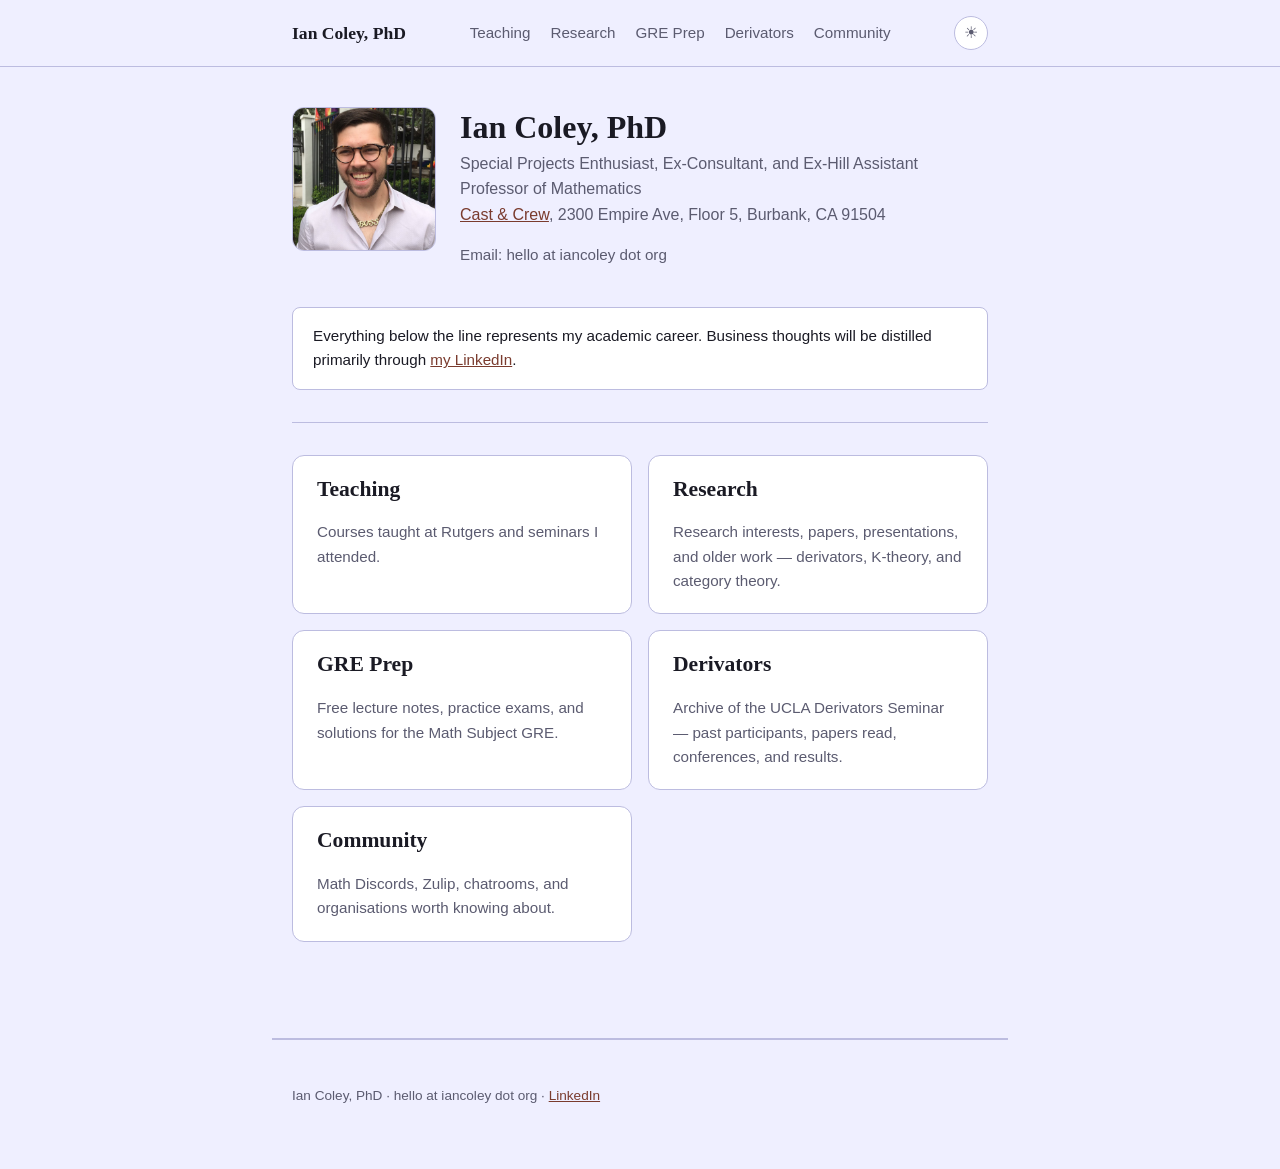
<file: index.html>
<!doctype html>
<html lang="en">
<head>
<meta charset="utf-8">
<meta name="viewport" content="width=device-width, initial-scale=1">
<title>Ian Coley</title>
<meta name="author" content="Ian Coley">

<link rel="stylesheet" href="css/style.css?v=1787190725225">
<script>
(function () {
  try {
    var saved = localStorage.getItem("theme");
    if (saved === "light" || saved === "dark") {
      document.documentElement.dataset.theme = saved;
    }
  } catch (e) {}
})();
</script>
</head>
<body>
<a class="skip-link" href="#main">Skip to content</a>
<header class="site-header">
  <nav class="site-nav">
    <a class="brand" href="index.html">Ian Coley, PhD</a>
    <div class="nav-links">
      <a href="teaching.html">Teaching</a>
      <a href="research.html">Research</a>
      <a href="greprep.html">GRE Prep</a>
      <a href="derivators.html">Derivators</a>
      <a href="community.html">Community</a>
    </div>
    <button type="button" class="theme-toggle" id="theme-toggle" aria-label="Toggle dark mode">
      <span class="icon-light" aria-hidden="true">&#9728;</span>
      <span class="icon-dark" aria-hidden="true">&#9789;</span>
    </button>
  </nav>
</header>
<main id="main">
<div class="profile">
  <img src="me.jpg" alt="Ian Coley" width="200" height="200" class="profile-photo">
  <div class="profile-text">
    <h1>Ian Coley, PhD</h1>
    <p class="tagline">Special Projects Enthusiast, Ex-Consultant, and Ex-Hill Assistant Professor of Mathematics<br>
    <a href="https://www.castandcrew.com/">Cast &amp; Crew</a>, 2300 Empire Ave, Floor 5, Burbank, CA 91504</p>
    <p class="contact">Email: hello at iancoley dot org</p>
  </div>
</div>

<p class="callout">Everything below the line represents my academic career. Business thoughts will be distilled primarily through <a href="https://www.linkedin.com/in/iacoley/">my LinkedIn</a>.</p>

<hr>

<nav class="section-cards" aria-label="Academic sections">
  <a class="section-card" href="teaching.html">
    <h2>Teaching</h2>
    <p>Courses taught at Rutgers and seminars I attended.</p>
  </a>
  <a class="section-card" href="research.html">
    <h2>Research</h2>
    <p>Research interests, papers, presentations, and older work &mdash; derivators, K-theory, and category theory.</p>
  </a>
  <a class="section-card" href="greprep.html">
    <h2>GRE Prep</h2>
    <p>Free lecture notes, practice exams, and solutions for the Math Subject GRE.</p>
  </a>
  <a class="section-card" href="derivators.html">
    <h2>Derivators</h2>
    <p>Archive of the UCLA Derivators Seminar &mdash; past participants, papers read, conferences, and results.</p>
  </a>
  <a class="section-card" href="community.html">
    <h2>Community</h2>
    <p>Math Discords, Zulip, chatrooms, and organisations worth knowing about.</p>
  </a>
</nav>

</main>
<footer class="site-footer">
  <p>Ian Coley, PhD &middot; hello at iancoley dot org &middot; <a href="https://www.linkedin.com/in/iacoley/">LinkedIn</a></p>
</footer>
<script>
(function () {
  var root = document.documentElement;
  var btn = document.getElementById("theme-toggle");
  var prefersDark = window.matchMedia("(prefers-color-scheme: dark)");

  function currentTheme() {
    return root.dataset.theme || (prefersDark.matches ? "dark" : "light");
  }

  btn.addEventListener("click", function () {
    var next = currentTheme() === "dark" ? "light" : "dark";
    root.dataset.theme = next;
    try { localStorage.setItem("theme", next); } catch (e) {}
  });
})();
</script>
</body>
</html>
</file>
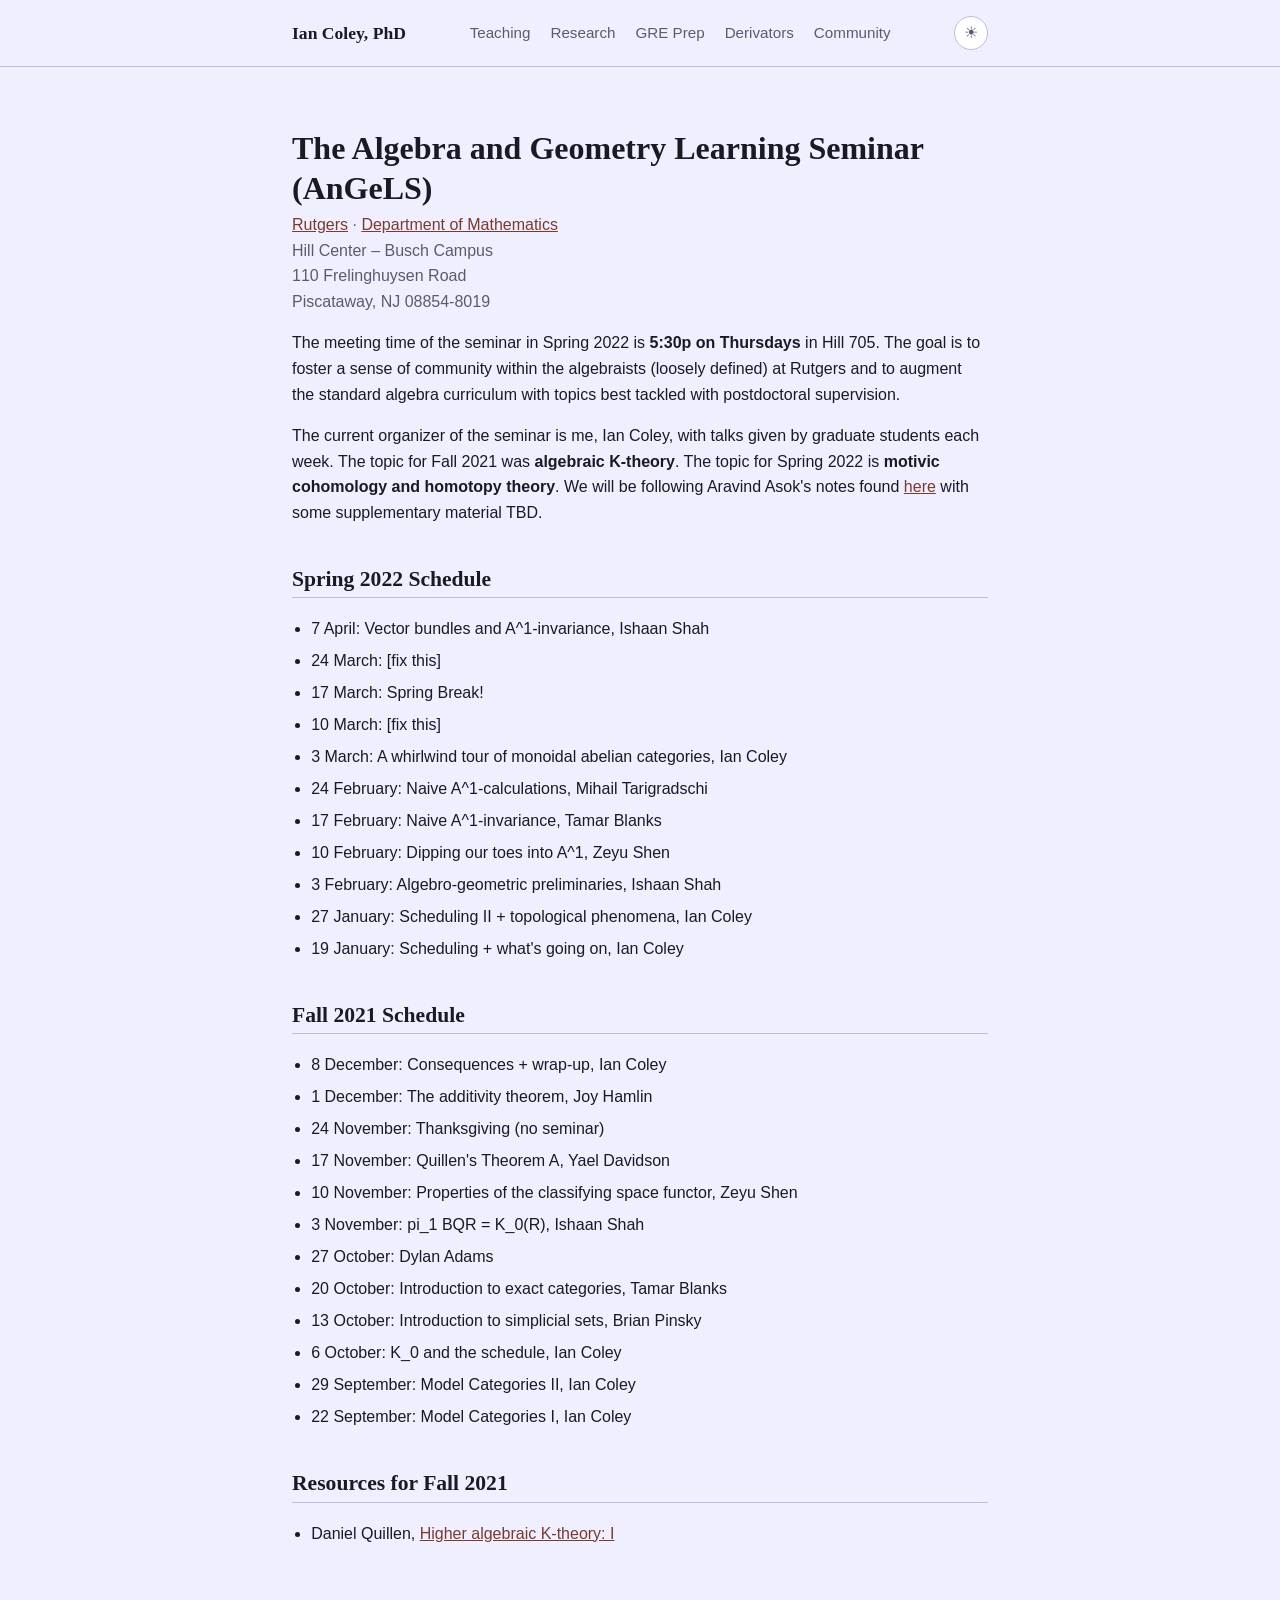
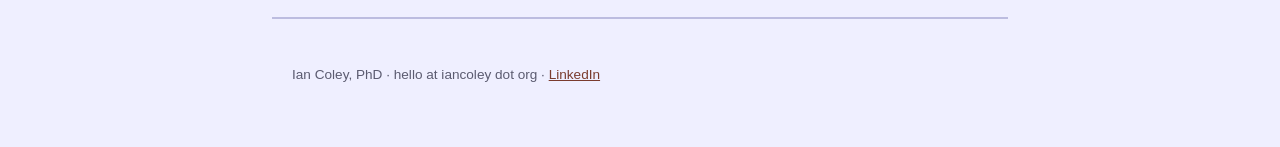
<file: angels.html>
<!doctype html>
<html lang="en">
<head>
<meta charset="utf-8">
<meta name="viewport" content="width=device-width, initial-scale=1">
<title>The Algebra and Geometry Learning Seminar (AnGeLS) · Ian Coley</title>
<meta name="author" content="Ian Coley">

<link rel="stylesheet" href="css/style.css?v=1787190725225">
<script>
(function () {
  try {
    var saved = localStorage.getItem("theme");
    if (saved === "light" || saved === "dark") {
      document.documentElement.dataset.theme = saved;
    }
  } catch (e) {}
})();
</script>
</head>
<body>
<a class="skip-link" href="#main">Skip to content</a>
<header class="site-header">
  <nav class="site-nav">
    <a class="brand" href="index.html">Ian Coley, PhD</a>
    <div class="nav-links">
      <a href="teaching.html">Teaching</a>
      <a href="research.html">Research</a>
      <a href="greprep.html">GRE Prep</a>
      <a href="derivators.html">Derivators</a>
      <a href="community.html">Community</a>
    </div>
    <button type="button" class="theme-toggle" id="theme-toggle" aria-label="Toggle dark mode">
      <span class="icon-light" aria-hidden="true">&#9728;</span>
      <span class="icon-dark" aria-hidden="true">&#9789;</span>
    </button>
  </nav>
</header>
<main id="main">
<h1>The Algebra and Geometry Learning Seminar (AnGeLS)</h1>
<p class="tagline"><a href="https://www.rutgers.edu/">Rutgers</a> &middot; <a href="https://www.math.rutgers.edu/">Department of Mathematics</a><br>
Hill Center &ndash; Busch Campus<br>110 Frelinghuysen Road<br>Piscataway, NJ 08854-8019</p>

<p>The meeting time of the seminar in Spring 2022 is <strong>5:30p on Thursdays</strong> in Hill 705. The goal is to foster a sense of community within the algebraists (loosely defined) at Rutgers and to augment the standard algebra curriculum with topics best tackled with postdoctoral supervision.</p>

<p>The current organizer of the seminar is me, Ian Coley, with talks given by graduate students each week. The topic for Fall 2021 was <strong>algebraic K-theory</strong>. The topic for Spring 2022 is <strong>motivic cohomology and homotopy theory</strong>. We will be following Aravind Asok's notes found <a href="https://dornsife.usc.edu/assets/sites/1176/docs/PDF/MATH599.S16.pdf">here</a> with some supplementary material TBD.</p>

<section>
  <h2>Spring 2022 Schedule</h2>
  <ul class="item-list">
    <li>7 April: Vector bundles and A^1-invariance, Ishaan Shah</li>
    <li>24 March: [fix this]</li>
    <li>17 March: Spring Break!</li>
    <li>10 March: [fix this]</li>
    <li>3 March: A whirlwind tour of monoidal abelian categories, Ian Coley</li>
    <li>24 February: Naive A^1-calculations, Mihail Tarigradschi</li>
    <li>17 February: Naive A^1-invariance, Tamar Blanks</li>
    <li>10 February: Dipping our toes into A^1, Zeyu Shen</li>
    <li>3 February: Algebro-geometric preliminaries, Ishaan Shah</li>
    <li>27 January: Scheduling II + topological phenomena, Ian Coley</li>
    <li>19 January: Scheduling + what's going on, Ian Coley</li>
  </ul>
</section>

<section>
  <h2>Fall 2021 Schedule</h2>
  <ul class="item-list">
    <li>8 December: Consequences + wrap-up, Ian Coley</li>
    <li>1 December: The additivity theorem, Joy Hamlin</li>
    <li>24 November: Thanksgiving (no seminar)</li>
    <li>17 November: Quillen's Theorem A, Yael Davidson</li>
    <li>10 November: Properties of the classifying space functor, Zeyu Shen</li>
    <li>3 November: pi_1 BQR = K_0(R), Ishaan Shah</li>
    <li>27 October: Dylan Adams</li>
    <li>20 October: Introduction to exact categories, Tamar Blanks</li>
    <li>13 October: Introduction to simplicial sets, Brian Pinsky</li>
    <li>6 October: K_0 and the schedule, Ian Coley</li>
    <li>29 September: Model Categories II, Ian Coley</li>
    <li>22 September: Model Categories I, Ian Coley</li>
  </ul>
</section>

<section>
  <h2>Resources for Fall 2021</h2>
  <ul class="item-list">
    <li>Daniel Quillen, <a href="http://sma.epfl.ch/~hessbell/topo_alg/Quillen.pdf">Higher algebraic K-theory: I</a></li>
  </ul>
</section>

</main>
<footer class="site-footer">
  <p>Ian Coley, PhD &middot; hello at iancoley dot org &middot; <a href="https://www.linkedin.com/in/iacoley/">LinkedIn</a></p>
</footer>
<script>
(function () {
  var root = document.documentElement;
  var btn = document.getElementById("theme-toggle");
  var prefersDark = window.matchMedia("(prefers-color-scheme: dark)");

  function currentTheme() {
    return root.dataset.theme || (prefersDark.matches ? "dark" : "light");
  }

  btn.addEventListener("click", function () {
    var next = currentTheme() === "dark" ? "light" : "dark";
    root.dataset.theme = next;
    try { localStorage.setItem("theme", next); } catch (e) {}
  });
})();
</script>
</body>
</html>
</file>
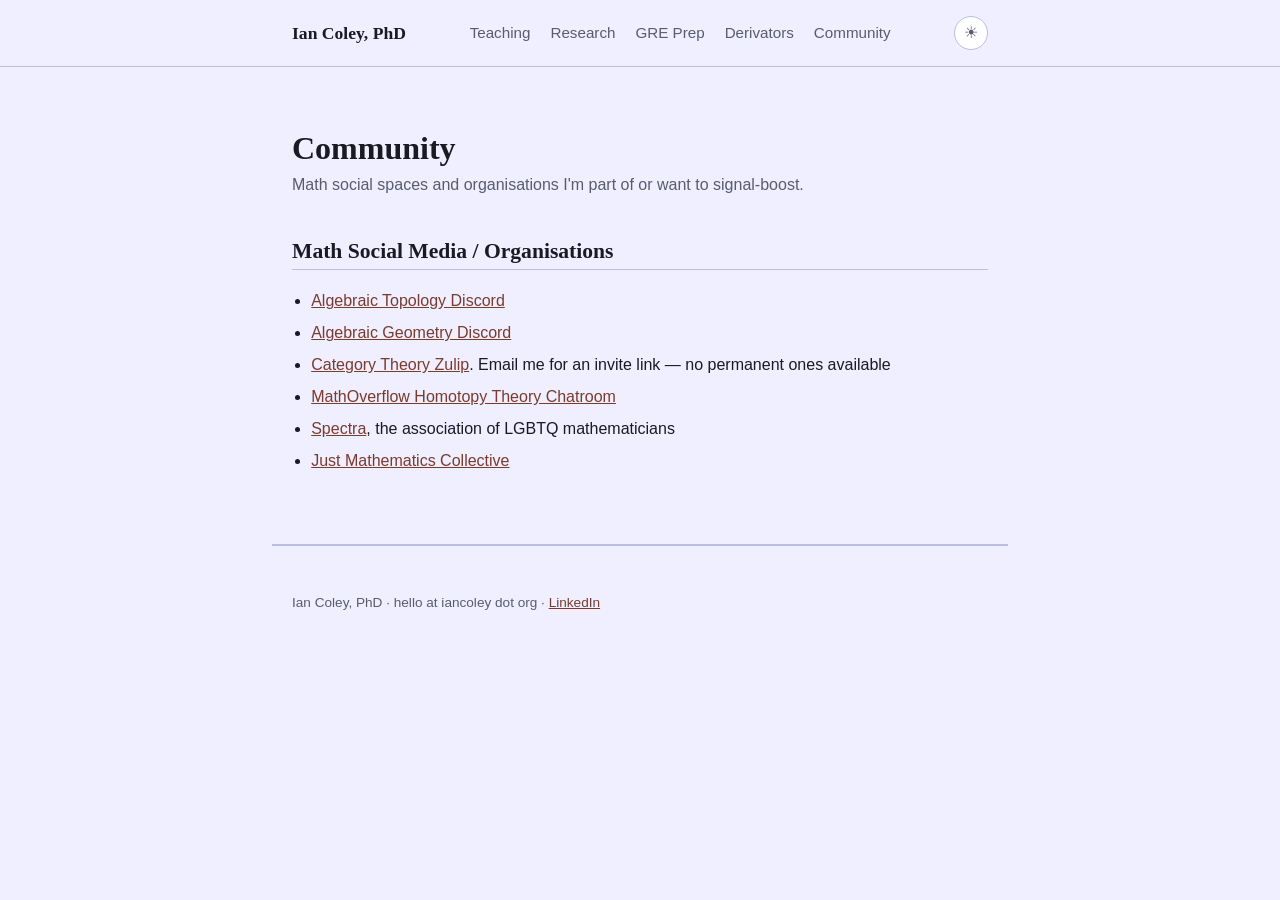
<file: community.html>
<!doctype html>
<html lang="en">
<head>
<meta charset="utf-8">
<meta name="viewport" content="width=device-width, initial-scale=1">
<title>Community · Ian Coley</title>
<meta name="author" content="Ian Coley">

<link rel="stylesheet" href="css/style.css?v=1787190725225">
<script>
(function () {
  try {
    var saved = localStorage.getItem("theme");
    if (saved === "light" || saved === "dark") {
      document.documentElement.dataset.theme = saved;
    }
  } catch (e) {}
})();
</script>
</head>
<body>
<a class="skip-link" href="#main">Skip to content</a>
<header class="site-header">
  <nav class="site-nav">
    <a class="brand" href="index.html">Ian Coley, PhD</a>
    <div class="nav-links">
      <a href="teaching.html">Teaching</a>
      <a href="research.html">Research</a>
      <a href="greprep.html">GRE Prep</a>
      <a href="derivators.html">Derivators</a>
      <a href="community.html">Community</a>
    </div>
    <button type="button" class="theme-toggle" id="theme-toggle" aria-label="Toggle dark mode">
      <span class="icon-light" aria-hidden="true">&#9728;</span>
      <span class="icon-dark" aria-hidden="true">&#9789;</span>
    </button>
  </nav>
</header>
<main id="main">
<h1>Community</h1>
<p class="tagline">Math social spaces and organisations I'm part of or want to signal-boost.</p>

<section id="social">
  <h2>Math Social Media / Organisations</h2>
  <ul class="item-list">
    <li><a href="https://discord.gg/2XGcvScpwp">Algebraic Topology Discord</a></li>
    <li><a href="https://discord.gg/v2Ud8uvxCf">Algebraic Geometry Discord</a></li>
    <li><a href="https://categorytheory.zulipchat.com">Category Theory Zulip</a>. Email me for an invite link &mdash; no permanent ones available</li>
    <li><a href="https://chat.stackexchange.com/rooms/9417/homotopy-theory">MathOverflow Homotopy Theory Chatroom</a></li>
    <li><a href="http://lgbtmath.org/">Spectra</a>, the association of LGBTQ mathematicians</li>
    <li><a href="https://www.justmathematicscollective.net/">Just Mathematics Collective</a></li>
  </ul>
</section>

</main>
<footer class="site-footer">
  <p>Ian Coley, PhD &middot; hello at iancoley dot org &middot; <a href="https://www.linkedin.com/in/iacoley/">LinkedIn</a></p>
</footer>
<script>
(function () {
  var root = document.documentElement;
  var btn = document.getElementById("theme-toggle");
  var prefersDark = window.matchMedia("(prefers-color-scheme: dark)");

  function currentTheme() {
    return root.dataset.theme || (prefersDark.matches ? "dark" : "light");
  }

  btn.addEventListener("click", function () {
    var next = currentTheme() === "dark" ? "light" : "dark";
    root.dataset.theme = next;
    try { localStorage.setItem("theme", next); } catch (e) {}
  });
})();
</script>
</body>
</html>
</file>
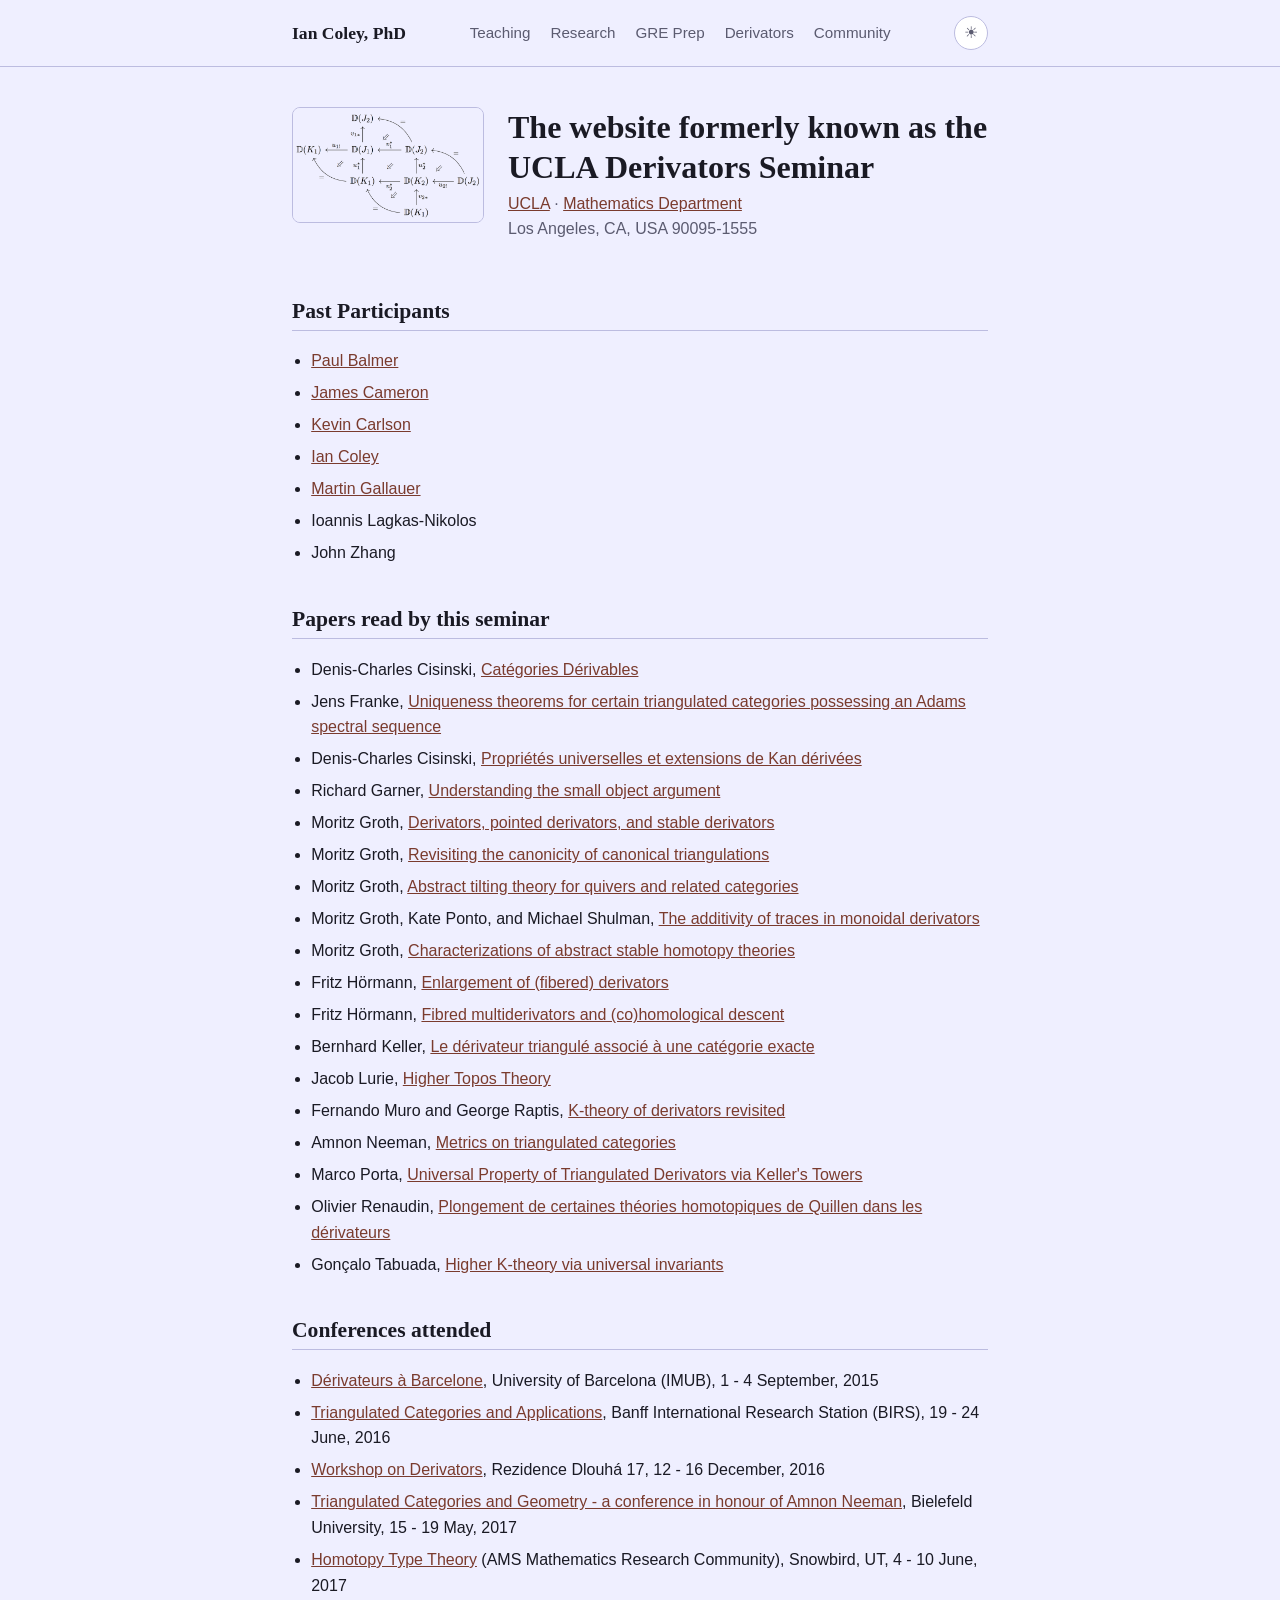
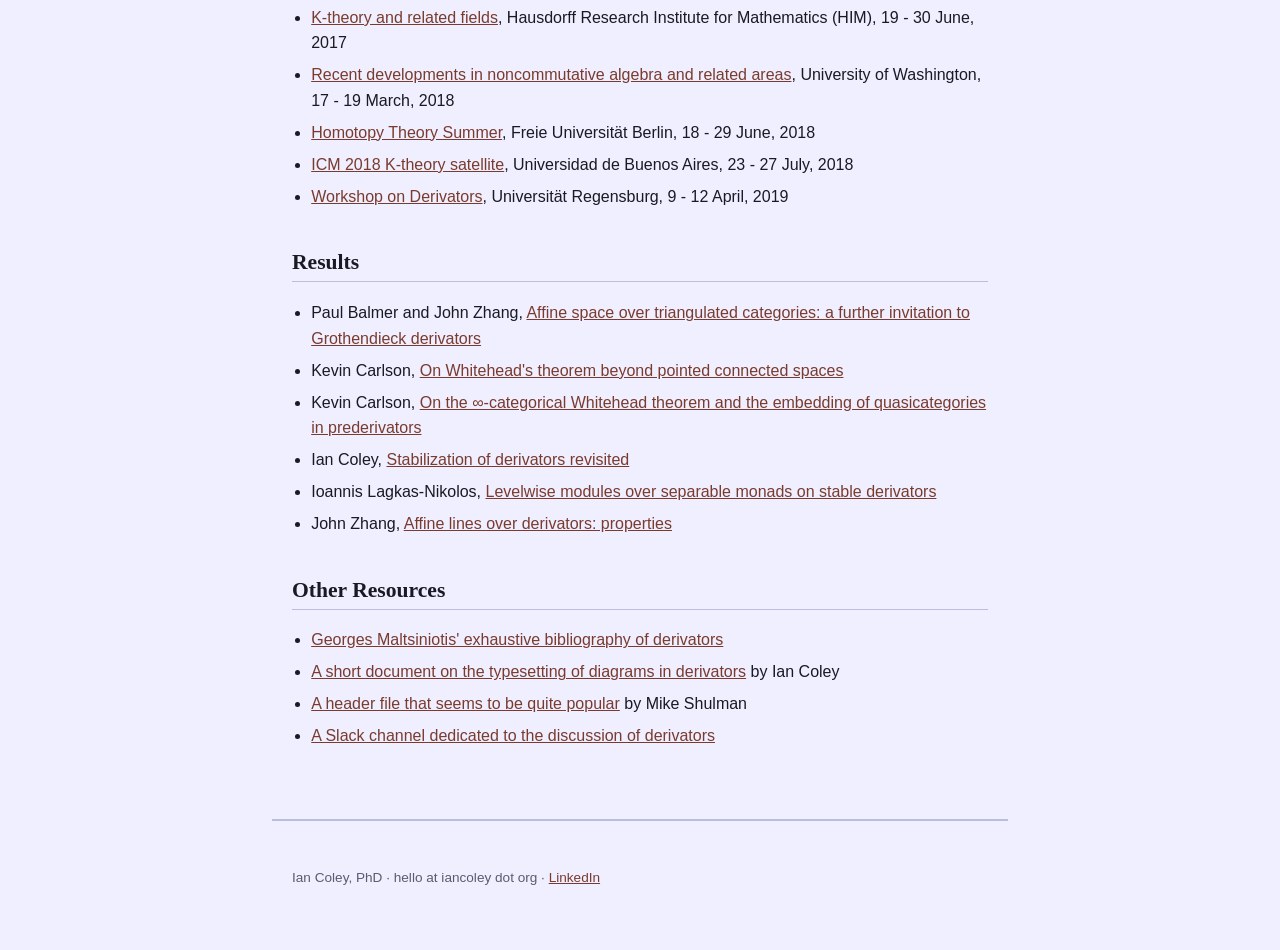
<file: derivators.html>
<!doctype html>
<html lang="en">
<head>
<meta charset="utf-8">
<meta name="viewport" content="width=device-width, initial-scale=1">
<title>Resources for derivators · Ian Coley</title>
<meta name="author" content="Ian Coley">

<link rel="stylesheet" href="css/style.css?v=1787190725225">
<script>
(function () {
  try {
    var saved = localStorage.getItem("theme");
    if (saved === "light" || saved === "dark") {
      document.documentElement.dataset.theme = saved;
    }
  } catch (e) {}
})();
</script>
</head>
<body>
<a class="skip-link" href="#main">Skip to content</a>
<header class="site-header">
  <nav class="site-nav">
    <a class="brand" href="index.html">Ian Coley, PhD</a>
    <div class="nav-links">
      <a href="teaching.html">Teaching</a>
      <a href="research.html">Research</a>
      <a href="greprep.html">GRE Prep</a>
      <a href="derivators.html">Derivators</a>
      <a href="community.html">Community</a>
    </div>
    <button type="button" class="theme-toggle" id="theme-toggle" aria-label="Toggle dark mode">
      <span class="icon-light" aria-hidden="true">&#9728;</span>
      <span class="icon-dark" aria-hidden="true">&#9789;</span>
    </button>
  </nav>
</header>
<main id="main">
<div class="profile">
  <img src="calculusofmates.png" alt="The calculus of mates" class="aside-image">
  <div class="profile-text">
    <h1>The website formerly known as the UCLA Derivators Seminar</h1>
    <p class="tagline"><a href="http://www.ucla.edu/">UCLA</a> &middot; <a href="http://www.math.ucla.edu/">Mathematics Department</a><br>Los Angeles, CA, USA 90095-1555</p>
  </div>
</div>

<section>
  <h2>Past Participants</h2>
  <ul class="item-list">
    <li><a href="http://www.math.ucla.edu/~balmer">Paul Balmer</a></li>
    <li><a href="http://www.math.ucla.edu/~jcameron/">James Cameron</a></li>
    <li><a href="http://www.math.ucla.edu/~kdcarlson/">Kevin Carlson</a></li>
    <li><a href="http://www.iancoley.org">Ian Coley</a></li>
    <li><a href="http://people.maths.ox.ac.uk/gallauer/">Martin Gallauer</a></li>
    <li>Ioannis Lagkas-Nikolos</li>
    <li>John Zhang</li>
  </ul>
</section>

<section>
  <h2>Papers read by this seminar</h2>
  <ul class="item-list">
    <li>Denis-Charles Cisinski, <a href="https://hal.inria.fr/file/index/docid/529748/filename/catder.pdf">Cat&eacute;gories D&eacute;rivables</a></li>
    <li>Jens Franke, <a href="https://faculty.math.illinois.edu/K-theory/0139/Adams.pdf">Uniqueness theorems for certain triangulated categories possessing an Adams spectral sequence</a></li>
    <li>Denis-Charles Cisinski, <a href="http://www.math.univ-toulouse.fr/~dcisinsk/puhot.pdf">Propri&eacute;t&eacute;s universelles et extensions de Kan d&eacute;riv&eacute;es</a></li>
    <li>Richard Garner, <a href="https://arxiv.org/pdf/0712.0724v2.pdf">Understanding the small object argument</a></li>
    <li>Moritz Groth, <a href="http://arxiv.org/pdf/1112.3840v2.pdf">Derivators, pointed derivators, and stable derivators</a></li>
    <li>Moritz Groth, <a href="http://arxiv.org/abs/1602.04846">Revisiting the canonicity of canonical triangulations</a></li>
    <li>Moritz Groth, <a href="http://www.math.uni-bonn.de/~mgroth/preprints/GS_tilting4.pdf">Abstract tilting theory for quivers and related categories</a></li>
    <li>Moritz Groth, Kate Ponto, and Michael Shulman, <a href="http://arxiv.org/pdf/1212.3277v3.pdf">The additivity of traces in monoidal derivators</a></li>
    <li>Moritz Groth, <a href="http://arxiv.org/abs/1602.07632">Characterizations of abstract stable homotopy theories</a></li>
    <li>Fritz H&ouml;rmann, <a href="https://arxiv.org/pdf/1706.09692.pdf">Enlargement of (fibered) derivators</a></li>
    <li>Fritz H&ouml;rmann, <a href="http://arxiv.org/abs/1505.00974">Fibred multiderivators and (co)homological descent</a></li>
    <li>Bernhard Keller, <a href="http://webusers.imj-prg.fr/~bernhard.keller/publ/KellerDerCatExacte.pdf">Le d&eacute;rivateur triangul&eacute; associ&eacute; &agrave; une cat&eacute;gorie exacte</a></li>
    <li>Jacob Lurie, <a href="http://www.math.harvard.edu/~lurie/papers/highertopoi.pdf">Higher Topos Theory</a></li>
    <li>Fernando Muro and George Raptis, <a href="http://arxiv.org/pdf/1402.1871v1.pdf">K-theory of derivators revisited</a></li>
    <li>Amnon Neeman, <a href="https://arxiv.org/pdf/1901.01453.pdf">Metrics on triangulated categories</a></li>
    <li>Marco Porta, <a href="http://arxiv.org/pdf/1512.02691.pdf">Universal Property of Triangulated Derivators via Keller's Towers</a></li>
    <li>Olivier Renaudin, <a href="ren09.pdf">Plongement de certaines th&eacute;ories homotopiques de Quillen dans les d&eacute;rivateurs</a></li>
    <li>Gon&ccedil;alo Tabuada, <a href="https://arxiv.org/pdf/0706.2420.pdf">Higher K-theory via universal invariants</a></li>
  </ul>
</section>

<section>
  <h2>Conferences attended</h2>
  <ul class="item-list">
    <li><a href="http://www.ub.edu/Derivateurs2015/">D&eacute;rivateurs &agrave; Barcelone</a>, University of Barcelona (IMUB), 1 - 4 September, 2015</li>
    <li><a href="http://www.birs.ca/events/2016/5-day-workshops/16w5040">Triangulated Categories and Applications</a>, Banff International Research Station (BIRS), 19 - 24 June, 2016</li>
    <li><a href="http://www.karlin.mff.cuni.cz/~stovicek/derivators2016/">Workshop on Derivators</a>, Rezidence Dlouh&aacute; 17, 12 - 16 December, 2016</li>
    <li><a href="https://www.math.uni-bielefeld.de/birep/meetings/neeman2017/">Triangulated Categories and Geometry - a conference in honour of Amnon Neeman</a>, Bielefeld University, 15 - 19 May, 2017</li>
    <li><a href="http://www.ams.org/programs/research-communities/2017MRC-1">Homotopy Type Theory</a> (AMS Mathematics Research Community), Snowbird, UT, 4 - 10 June, 2017</li>
    <li><a href="https://www.him.uni-bonn.de/programs/current-trimester-program/k-theory-2017/workshop-k-theory-and-related-fields/">K-theory and related fields</a>, Hausdorff Research Institute for Mathematics (HIM), 19 - 30 June, 2017</li>
    <li><a href="https://sites.math.washington.edu/~zhang/SeattleRDncAR2018/index.html">Recent developments in noncommutative algebra and related areas</a>, University of Washington, 17 - 19 March, 2018</li>
    <li><a href="https://sites.google.com/view/homotopytheorysummerberlin/">Homotopy Theory Summer</a>, Freie Universit&auml;t Berlin, 18 - 29 June, 2018</li>
    <li><a href="http://mate.dm.uba.ar/~gtartag/workshop/workshop.html">ICM 2018 K-theory satellite</a>, Universidad de Buenos Aires, 23 - 27 July, 2018</li>
    <li><a href="https://www-app.uni-regensburg.de/Fakultaeten/MAT/sfb-higher-invariants/index.php/Derivators">Workshop on Derivators</a>, Universit&auml;t Regensburg, 9 - 12 April, 2019</li>
  </ul>
</section>

<section>
  <h2>Results</h2>
  <ul class="item-list">
    <li>Paul Balmer and John Zhang, <a href="http://arxiv.org/abs/1601.02576">Affine space over triangulated categories: a further invitation to Grothendieck derivators</a></li>
    <li>Kevin Carlson, <a href="https://arxiv.org/abs/1802.04439">On Whitehead's theorem beyond pointed connected spaces</a></li>
    <li>Kevin Carlson, <a href="https://arxiv.org/abs/1612.06980">On the &infin;-categorical Whitehead theorem and the embedding of quasicategories in prederivators</a></li>
    <li>Ian Coley, <a href="https://arxiv.org/abs/1802.04343">Stabilization of derivators revisited</a></li>
    <li>Ioannis Lagkas-Nikolos, <a href="https://arxiv.org/abs/1608.06340">Levelwise modules over separable monads on stable derivators</a></li>
    <li>John Zhang, <a href="https://arxiv.org/abs/1706.06211">Affine lines over derivators: properties</a></li>
  </ul>
</section>

<section>
  <h2>Other Resources</h2>
  <ul class="item-list">
    <li><a href="https://webusers.imj-prg.fr/~georges.maltsiniotis/groth/Derivateursengl.html">Georges Maltsiniotis' exhaustive bibliography of derivators</a></li>
    <li><a href="pub/derivatortex.pdf">A short document on the typesetting of diagrams in derivators</a> by Ian Coley</li>
    <li><a href="https://github.com/mikeshulman/basictex/blob/master/decls.tex">A header file that seems to be quite popular</a> by Mike Shulman</li>
    <li><a href="https://derivators.slack.com">A Slack channel dedicated to the discussion of derivators</a></li>
  </ul>
</section>

</main>
<footer class="site-footer">
  <p>Ian Coley, PhD &middot; hello at iancoley dot org &middot; <a href="https://www.linkedin.com/in/iacoley/">LinkedIn</a></p>
</footer>
<script>
(function () {
  var root = document.documentElement;
  var btn = document.getElementById("theme-toggle");
  var prefersDark = window.matchMedia("(prefers-color-scheme: dark)");

  function currentTheme() {
    return root.dataset.theme || (prefersDark.matches ? "dark" : "light");
  }

  btn.addEventListener("click", function () {
    var next = currentTheme() === "dark" ? "light" : "dark";
    root.dataset.theme = next;
    try { localStorage.setItem("theme", next); } catch (e) {}
  });
})();
</script>
</body>
</html>
</file>
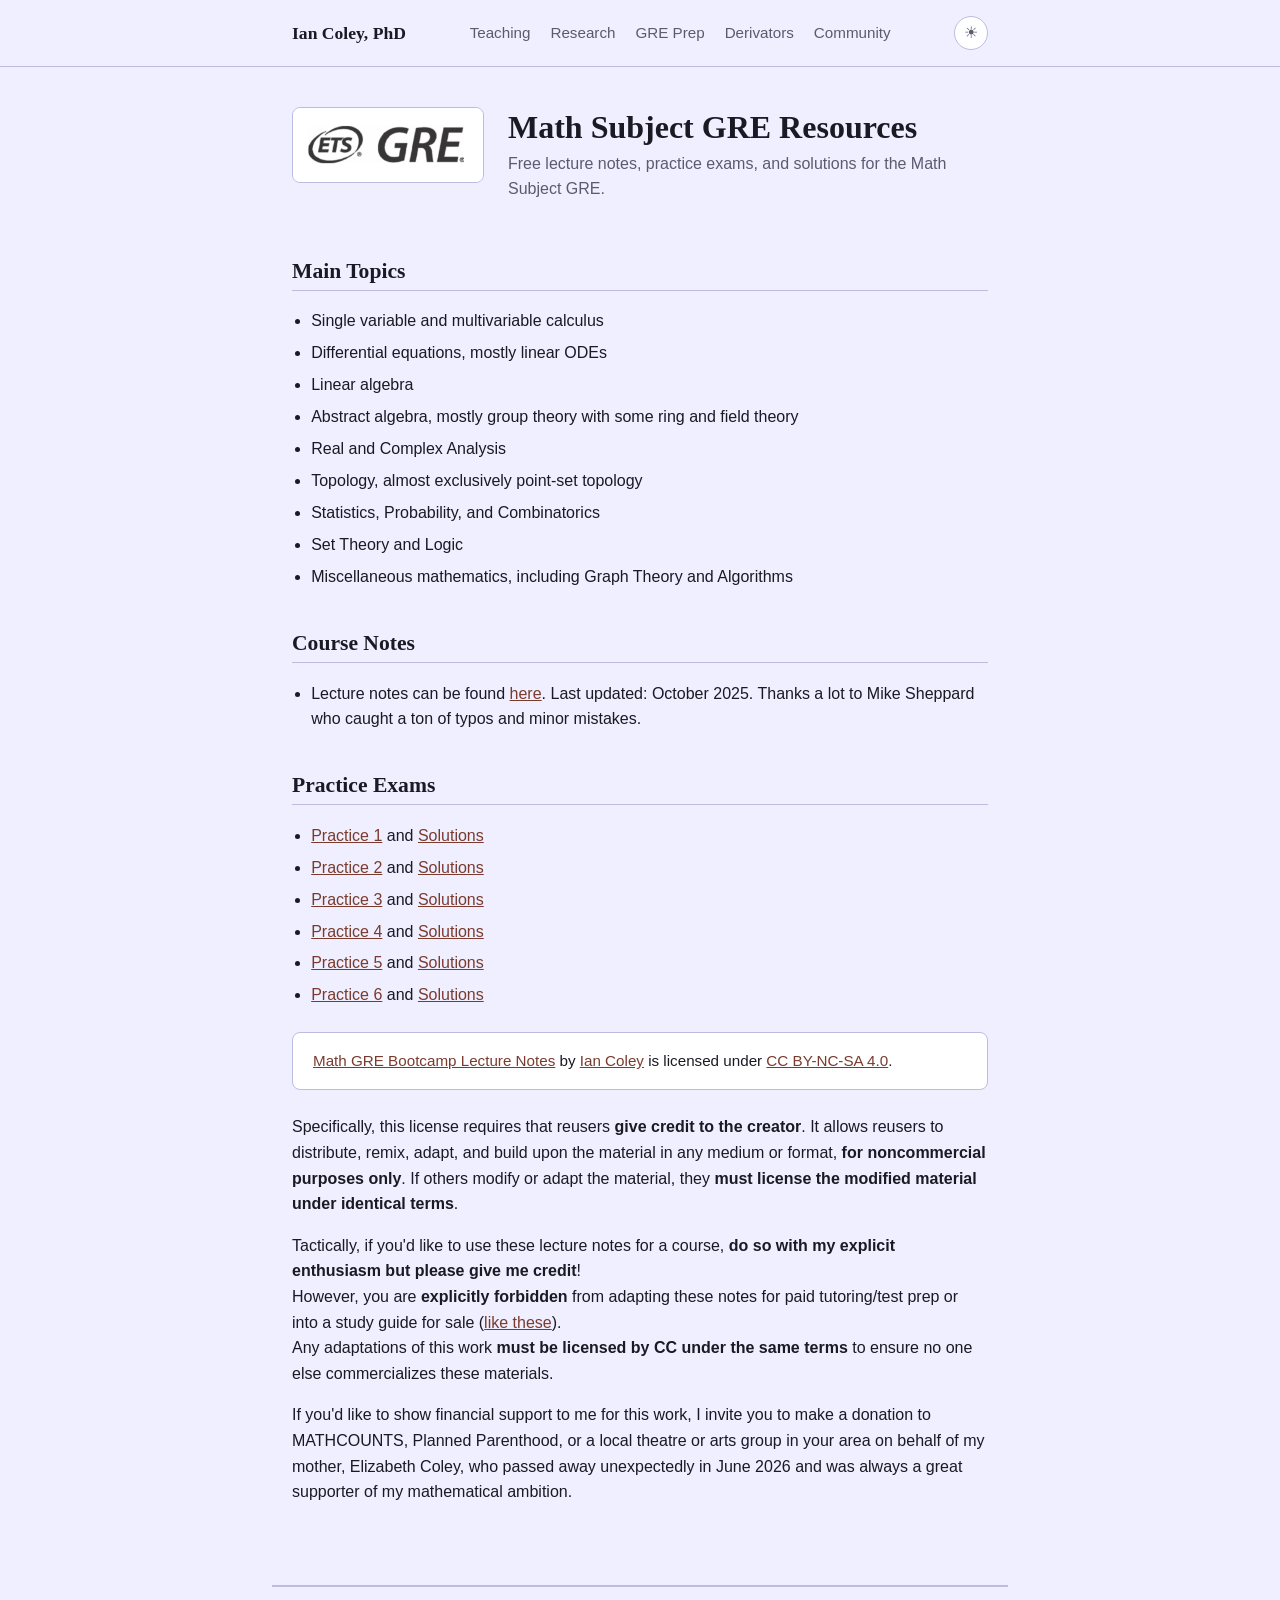
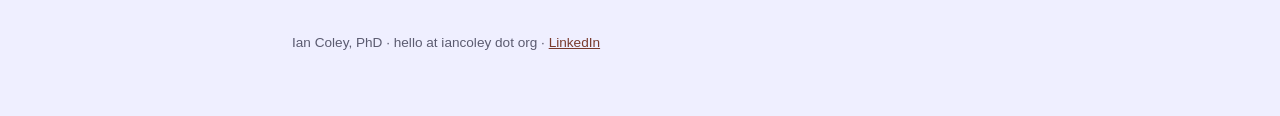
<file: greprep.html>
<!doctype html>
<html lang="en">
<head>
<meta charset="utf-8">
<meta name="viewport" content="width=device-width, initial-scale=1">
<title>Math Subject GRE Resources · Ian Coley</title>
<meta name="author" content="Ian Coley">

<link rel="stylesheet" href="css/style.css?v=1787190725225">
<script>
(function () {
  try {
    var saved = localStorage.getItem("theme");
    if (saved === "light" || saved === "dark") {
      document.documentElement.dataset.theme = saved;
    }
  } catch (e) {}
})();
</script>
</head>
<body>
<a class="skip-link" href="#main">Skip to content</a>
<header class="site-header">
  <nav class="site-nav">
    <a class="brand" href="index.html">Ian Coley, PhD</a>
    <div class="nav-links">
      <a href="teaching.html">Teaching</a>
      <a href="research.html">Research</a>
      <a href="greprep.html">GRE Prep</a>
      <a href="derivators.html">Derivators</a>
      <a href="community.html">Community</a>
    </div>
    <button type="button" class="theme-toggle" id="theme-toggle" aria-label="Toggle dark mode">
      <span class="icon-light" aria-hidden="true">&#9728;</span>
      <span class="icon-dark" aria-hidden="true">&#9789;</span>
    </button>
  </nav>
</header>
<main id="main">
<div class="profile">
  <a href="gre/etsgre.png"><img src="gre/etsgre.png" alt="ETS GRE" class="aside-image"></a>
  <div class="profile-text">
    <h1>Math Subject GRE Resources</h1>
    <p class="tagline">Free lecture notes, practice exams, and solutions for the Math Subject GRE.</p>
  </div>
</div>

<section>
  <h2>Main Topics</h2>
  <ul class="item-list">
    <li>Single variable and multivariable calculus</li>
    <li>Differential equations, mostly linear ODEs</li>
    <li>Linear algebra</li>
    <li>Abstract algebra, mostly group theory with some ring and field theory</li>
    <li>Real and Complex Analysis</li>
    <li>Topology, almost exclusively point-set topology</li>
    <li>Statistics, Probability, and Combinatorics</li>
    <li>Set Theory and Logic</li>
    <li>Miscellaneous mathematics, including Graph Theory and Algorithms</li>
  </ul>
</section>

<section>
  <h2>Course Notes</h2>
  <ul class="item-list">
    <li>Lecture notes can be found <a href="gre/lecture-notes.pdf">here</a>. Last updated: October 2025. Thanks a lot to Mike Sheppard who caught a ton of typos and minor mistakes.</li>
  </ul>
</section>

<section>
  <h2>Practice Exams</h2>
  <ul class="item-list">
    <li><a href="gre/Practice 1.pdf">Practice 1</a> and <a href="gre/Practice 1 solutions.pdf">Solutions</a></li>
    <li><a href="gre/Practice 2.pdf">Practice 2</a> and <a href="gre/Practice 2 solutions.pdf">Solutions</a></li>
    <li><a href="gre/Practice 3.pdf">Practice 3</a> and <a href="gre/Practice 3 solutions.pdf">Solutions</a></li>
    <li><a href="gre/Practice 4.pdf">Practice 4</a> and <a href="gre/Practice 4 solutions.pdf">Solutions</a></li>
    <li><a href="gre/Practice 5.pdf">Practice 5</a> and <a href="gre/Practice 5 solutions.pdf">Solutions</a></li>
    <li><a href="gre/Practice 6.pdf">Practice 6</a> and <a href="gre/Practice 6 solutions.pdf">Solutions</a></li>
  </ul>
</section>

<p class="callout" xmlns:cc="http://creativecommons.org/ns#" xmlns:dct="http://purl.org/dc/terms/">
<a property="dct:title" rel="cc:attributionURL" href="https://iancoley.org/gre/lecture-notes.pdf">Math GRE Bootcamp Lecture Notes</a> by <a rel="cc:attributionURL dct:creator" property="cc:attributionName" href="https://iancoley.org/">Ian Coley</a> is licensed under <a href="https://creativecommons.org/licenses/by-nc-sa/4.0/?ref=chooser-v1" target="_blank" rel="license noopener noreferrer">CC BY-NC-SA 4.0</a>.
</p>

<p>Specifically, this license requires that reusers <strong>give credit to the creator</strong>. It allows reusers to distribute, remix, adapt, and build upon the material in any medium or format, <strong>for noncommercial purposes only</strong>. If others modify or adapt the material, they <strong>must license the modified material under identical terms</strong>.</p>

<p>Tactically, if you'd like to use these lecture notes for a course, <strong>do so with my explicit enthusiasm but please give me credit</strong>!<br>
However, you are <strong>explicitly forbidden</strong> from adapting these notes for paid tutoring/test prep or into a study guide for sale (<a href="https://www.amazon.com/GRE-Mathematics-Subject-Test-Solutions/dp/1533659346?s=books&sr=1-1">like these</a>).<br>
Any adaptations of this work <strong>must be licensed by CC under the same terms</strong> to ensure no one else commercializes these materials.</p>

<p>If you'd like to show financial support to me for this work, I invite you to make a donation to MATHCOUNTS, Planned Parenthood, or a local theatre or arts group in your area on behalf of my mother, Elizabeth Coley, who passed away unexpectedly in June 2026 and was always a great supporter of my mathematical ambition.</p>

</main>
<footer class="site-footer">
  <p>Ian Coley, PhD &middot; hello at iancoley dot org &middot; <a href="https://www.linkedin.com/in/iacoley/">LinkedIn</a></p>
</footer>
<script>
(function () {
  var root = document.documentElement;
  var btn = document.getElementById("theme-toggle");
  var prefersDark = window.matchMedia("(prefers-color-scheme: dark)");

  function currentTheme() {
    return root.dataset.theme || (prefersDark.matches ? "dark" : "light");
  }

  btn.addEventListener("click", function () {
    var next = currentTheme() === "dark" ? "light" : "dark";
    root.dataset.theme = next;
    try { localStorage.setItem("theme", next); } catch (e) {}
  });
})();
</script>
</body>
</html>
</file>
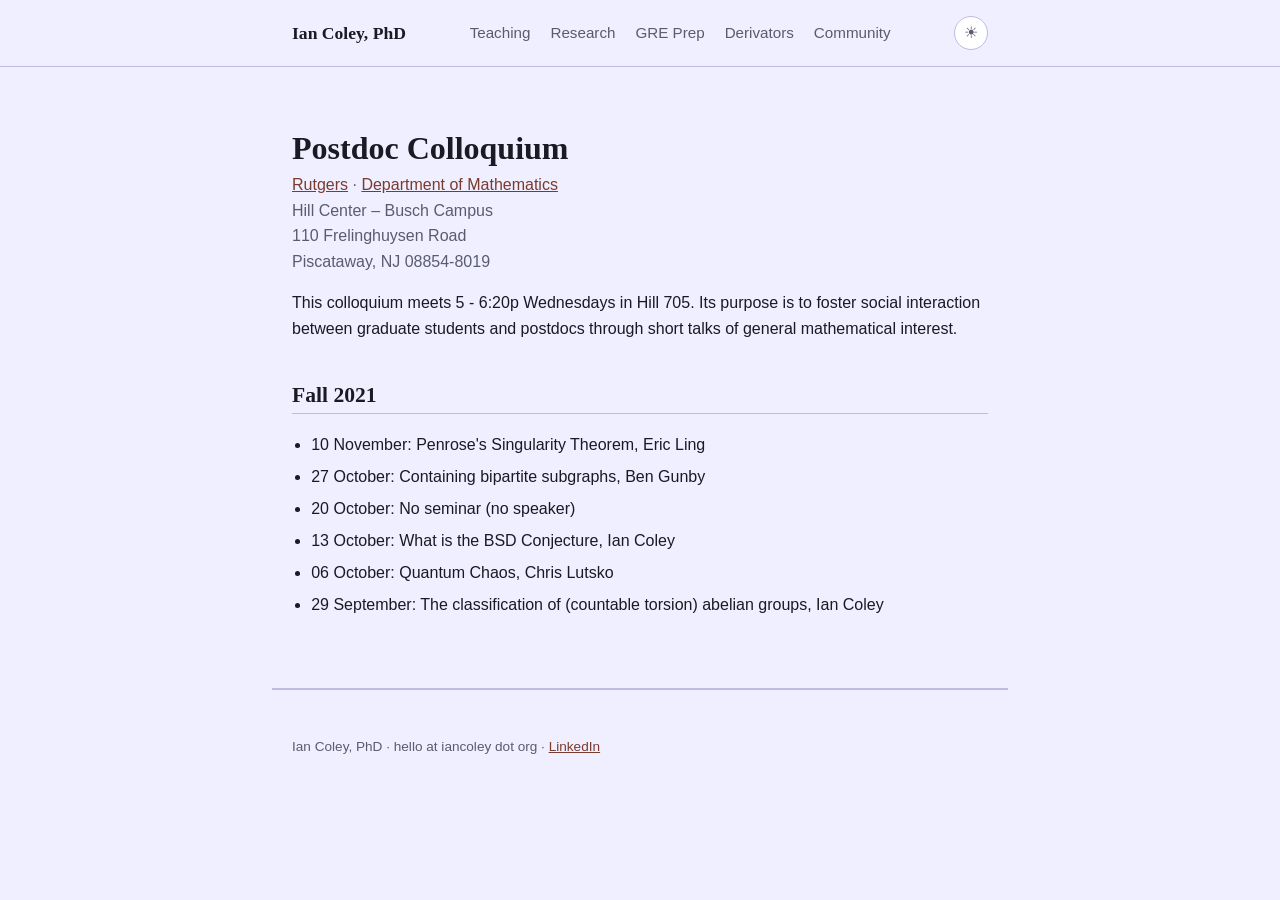
<file: postdoc-colloquium.html>
<!doctype html>
<html lang="en">
<head>
<meta charset="utf-8">
<meta name="viewport" content="width=device-width, initial-scale=1">
<title>Rutgers Postdoc Colloquium · Ian Coley</title>
<meta name="author" content="Ian Coley">

<link rel="stylesheet" href="css/style.css?v=1787190725225">
<script>
(function () {
  try {
    var saved = localStorage.getItem("theme");
    if (saved === "light" || saved === "dark") {
      document.documentElement.dataset.theme = saved;
    }
  } catch (e) {}
})();
</script>
</head>
<body>
<a class="skip-link" href="#main">Skip to content</a>
<header class="site-header">
  <nav class="site-nav">
    <a class="brand" href="index.html">Ian Coley, PhD</a>
    <div class="nav-links">
      <a href="teaching.html">Teaching</a>
      <a href="research.html">Research</a>
      <a href="greprep.html">GRE Prep</a>
      <a href="derivators.html">Derivators</a>
      <a href="community.html">Community</a>
    </div>
    <button type="button" class="theme-toggle" id="theme-toggle" aria-label="Toggle dark mode">
      <span class="icon-light" aria-hidden="true">&#9728;</span>
      <span class="icon-dark" aria-hidden="true">&#9789;</span>
    </button>
  </nav>
</header>
<main id="main">
<h1>Postdoc Colloquium</h1>
<p class="tagline"><a href="https://www.rutgers.edu/">Rutgers</a> &middot; <a href="https://www.math.rutgers.edu/">Department of Mathematics</a><br>
Hill Center &ndash; Busch Campus<br>110 Frelinghuysen Road<br>Piscataway, NJ 08854-8019</p>

<p>This colloquium meets 5 - 6:20p Wednesdays in Hill 705. Its purpose is to foster social interaction between graduate students and postdocs through short talks of general mathematical interest.</p>

<section>
  <h2>Fall 2021</h2>
  <ul class="item-list">
    <li>10 November: Penrose's Singularity Theorem, Eric Ling</li>
    <li>27 October: Containing bipartite subgraphs, Ben Gunby</li>
    <li>20 October: No seminar (no speaker)</li>
    <li>13 October: What is the BSD Conjecture, Ian Coley</li>
    <li>06 October: Quantum Chaos, Chris Lutsko</li>
    <li>29 September: The classification of (countable torsion) abelian groups, Ian Coley</li>
  </ul>
</section>

</main>
<footer class="site-footer">
  <p>Ian Coley, PhD &middot; hello at iancoley dot org &middot; <a href="https://www.linkedin.com/in/iacoley/">LinkedIn</a></p>
</footer>
<script>
(function () {
  var root = document.documentElement;
  var btn = document.getElementById("theme-toggle");
  var prefersDark = window.matchMedia("(prefers-color-scheme: dark)");

  function currentTheme() {
    return root.dataset.theme || (prefersDark.matches ? "dark" : "light");
  }

  btn.addEventListener("click", function () {
    var next = currentTheme() === "dark" ? "light" : "dark";
    root.dataset.theme = next;
    try { localStorage.setItem("theme", next); } catch (e) {}
  });
})();
</script>
</body>
</html>
</file>
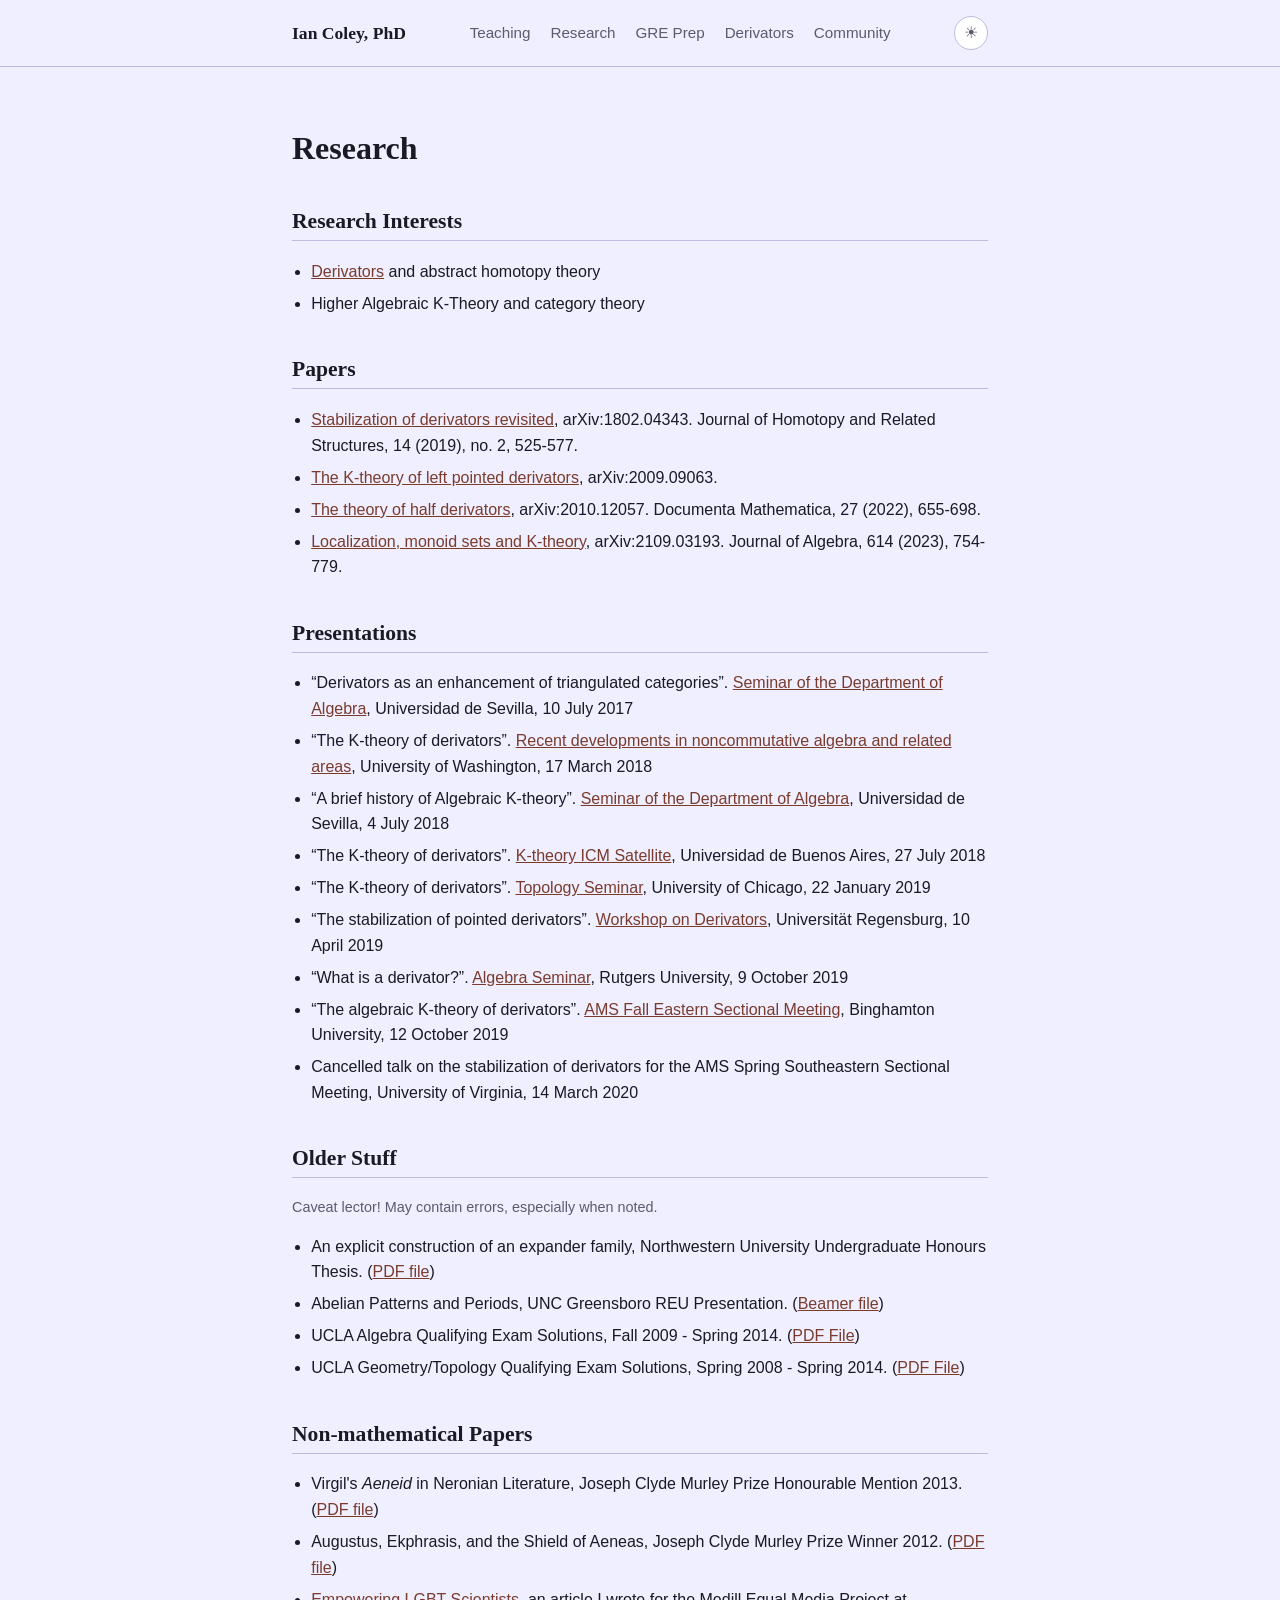
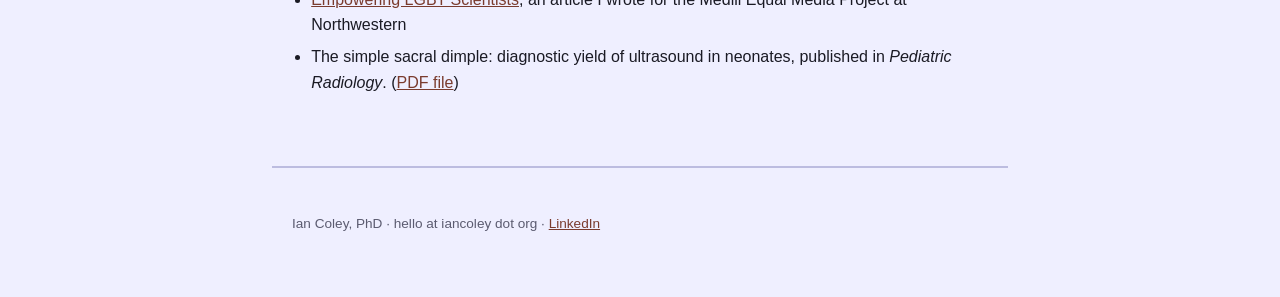
<file: research.html>
<!doctype html>
<html lang="en">
<head>
<meta charset="utf-8">
<meta name="viewport" content="width=device-width, initial-scale=1">
<title>Research · Ian Coley</title>
<meta name="author" content="Ian Coley">

<link rel="stylesheet" href="css/style.css?v=1787190725225">
<script>
(function () {
  try {
    var saved = localStorage.getItem("theme");
    if (saved === "light" || saved === "dark") {
      document.documentElement.dataset.theme = saved;
    }
  } catch (e) {}
})();
</script>
</head>
<body>
<a class="skip-link" href="#main">Skip to content</a>
<header class="site-header">
  <nav class="site-nav">
    <a class="brand" href="index.html">Ian Coley, PhD</a>
    <div class="nav-links">
      <a href="teaching.html">Teaching</a>
      <a href="research.html">Research</a>
      <a href="greprep.html">GRE Prep</a>
      <a href="derivators.html">Derivators</a>
      <a href="community.html">Community</a>
    </div>
    <button type="button" class="theme-toggle" id="theme-toggle" aria-label="Toggle dark mode">
      <span class="icon-light" aria-hidden="true">&#9728;</span>
      <span class="icon-dark" aria-hidden="true">&#9789;</span>
    </button>
  </nav>
</header>
<main id="main">
<h1>Research</h1>

<section id="research-interests">
  <h2>Research Interests</h2>
  <ul class="item-list">
    <li><a href="derivators.html">Derivators</a> and abstract homotopy theory</li>
    <li>Higher Algebraic K-Theory and category theory</li>
  </ul>
</section>

<section id="papers">
  <h2>Papers</h2>
  <ul class="item-list">
    <li><a href="pub/coley-stabilization.pdf">Stabilization of derivators revisited</a>, arXiv:1802.04343. Journal of Homotopy and Related Structures, 14 (2019), no. 2, 525-577.</li>
    <li><a href="pub/coley-additivity.pdf">The K-theory of left pointed derivators</a>, arXiv:2009.09063.</li>
    <li><a href="https://www.elibm.org/article/10012194">The theory of half derivators</a>, arXiv:2010.12057. Documenta Mathematica, 27 (2022), 655-698.</li>
    <li><a href="pub/coley-monoid.pdf">Localization, monoid sets and K-theory</a>, arXiv:2109.03193. Journal of Algebra, 614 (2023), 754-779.</li>
  </ul>
</section>

<section id="presentations">
  <h2>Presentations</h2>
  <ul class="item-list">
    <li>&ldquo;Derivators as an enhancement of triangulated categories&rdquo;. <a href="http://www.algebra.us.es/semalg/index.html">Seminar of the Department of Algebra</a>, Universidad de Sevilla, 10 July 2017</li>
    <li>&ldquo;The K-theory of derivators&rdquo;. <a href="https://sites.math.washington.edu/~zhang/SeattleRDncAR2018/index.html">Recent developments in noncommutative algebra and related areas</a>, University of Washington, 17 March 2018</li>
    <li>&ldquo;A brief history of Algebraic K-theory&rdquo;. <a href="http://www.algebra.us.es/semalg/index.html">Seminar of the Department of Algebra</a>, Universidad de Sevilla, 4 July 2018</li>
    <li>&ldquo;The K-theory of derivators&rdquo;. <a href="http://mate.dm.uba.ar/~gtartag/workshop/workshop.html">K-theory ICM Satellite</a>, Universidad de Buenos Aires, 27 July 2018</li>
    <li>&ldquo;The K-theory of derivators&rdquo;. <a href="https://math.uchicago.edu/~algtop/pastseminars.html">Topology Seminar</a>, University of Chicago, 22 January 2019</li>
    <li>&ldquo;The stabilization of pointed derivators&rdquo;. <a href="https://www-app.uni-regensburg.de/Fakultaeten/MAT/sfb-higher-invariants/index.php/Derivators">Workshop on Derivators</a>, Universität Regensburg, 10 April 2019</li>
    <li>&ldquo;What is a derivator?&rdquo;. <a href="http://sites.math.rutgers.edu/~weibel/algebra.seminar.html">Algebra Seminar</a>, Rutgers University, 9 October 2019</li>
    <li>&ldquo;The algebraic K-theory of derivators&rdquo;. <a href="http://www.ams.org/meetings/sectional/2263_program_ss5.html#title">AMS Fall Eastern Sectional Meeting</a>, Binghamton University, 12 October 2019</li>
    <li>Cancelled talk on the stabilization of derivators for the AMS Spring Southeastern Sectional Meeting, University of Virginia, 14 March 2020</li>
  </ul>
</section>

<section id="older">
  <h2>Older Stuff</h2>
  <p class="meta">Caveat lector! May contain errors, especially when noted.</p>
  <ul class="item-list">
    <li>An explicit construction of an expander family, Northwestern University Undergraduate Honours Thesis. (<a href="pub/undergrad-thesis.pdf">PDF file</a>)</li>
    <li>Abelian Patterns and Periods, UNC Greensboro REU Presentation. (<a href="pub/reu.pdf">Beamer file</a>)</li>
    <li>UCLA Algebra Qualifying Exam Solutions, Fall 2009 - Spring 2014. (<a href="pub/algqual.pdf">PDF File</a>)</li>
    <li>UCLA Geometry/Topology Qualifying Exam Solutions, Spring 2008 - Spring 2014. (<a href="pub/gtqual.pdf">PDF File</a>)</li>
  </ul>
</section>

<section id="nonmath">
  <h2>Non-mathematical Papers</h2>
  <ul class="item-list">
    <li>Virgil's <em>Aeneid</em> in Neronian Literature, Joseph Clyde Murley Prize Honourable Mention 2013. (<a href="pub/aeneidneronianliterature.pdf">PDF file</a>)</li>
    <li>Augustus, Ekphrasis, and the Shield of Aeneas, Joseph Clyde Murley Prize Winner 2012. (<a href="pub/shieldofaeneas.pdf">PDF file</a>)</li>
    <li><a href="pub/coley-memp.pdf">Empowering LGBT Scientists</a>, an article I wrote for the Medill Equal Media Project at Northwestern</li>
    <li>The simple sacral dimple: diagnostic yield of ultrasound in neonates, published in <em>Pediatric Radiology</em>. (<a href="pub/dimple.pdf">PDF file</a>)</li>
  </ul>
</section>

</main>
<footer class="site-footer">
  <p>Ian Coley, PhD &middot; hello at iancoley dot org &middot; <a href="https://www.linkedin.com/in/iacoley/">LinkedIn</a></p>
</footer>
<script>
(function () {
  var root = document.documentElement;
  var btn = document.getElementById("theme-toggle");
  var prefersDark = window.matchMedia("(prefers-color-scheme: dark)");

  function currentTheme() {
    return root.dataset.theme || (prefersDark.matches ? "dark" : "light");
  }

  btn.addEventListener("click", function () {
    var next = currentTheme() === "dark" ? "light" : "dark";
    root.dataset.theme = next;
    try { localStorage.setItem("theme", next); } catch (e) {}
  });
})();
</script>
</body>
</html>
</file>
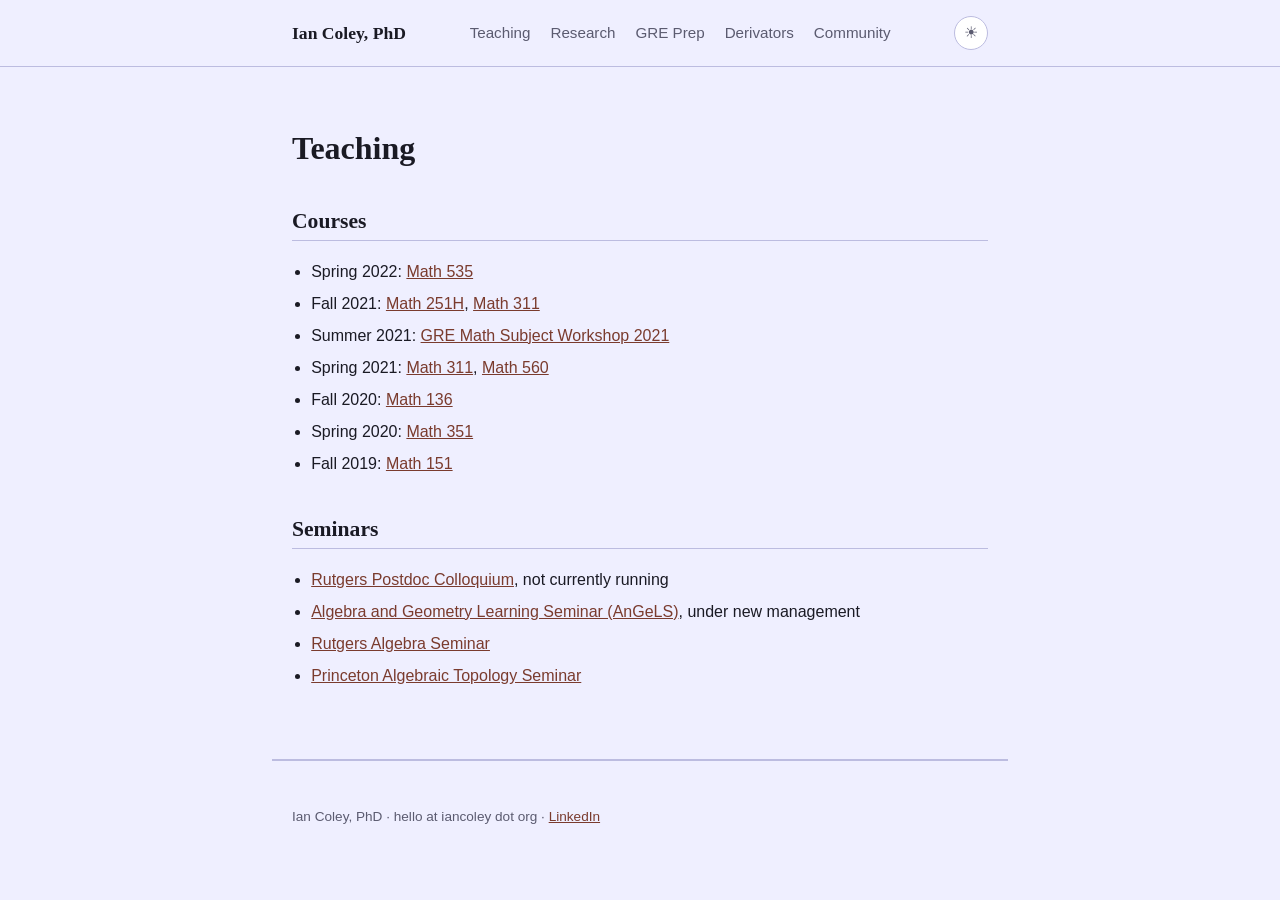
<file: teaching.html>
<!doctype html>
<html lang="en">
<head>
<meta charset="utf-8">
<meta name="viewport" content="width=device-width, initial-scale=1">
<title>Teaching · Ian Coley</title>
<meta name="author" content="Ian Coley">

<link rel="stylesheet" href="css/style.css?v=1787190725225">
<script>
(function () {
  try {
    var saved = localStorage.getItem("theme");
    if (saved === "light" || saved === "dark") {
      document.documentElement.dataset.theme = saved;
    }
  } catch (e) {}
})();
</script>
</head>
<body>
<a class="skip-link" href="#main">Skip to content</a>
<header class="site-header">
  <nav class="site-nav">
    <a class="brand" href="index.html">Ian Coley, PhD</a>
    <div class="nav-links">
      <a href="teaching.html">Teaching</a>
      <a href="research.html">Research</a>
      <a href="greprep.html">GRE Prep</a>
      <a href="derivators.html">Derivators</a>
      <a href="community.html">Community</a>
    </div>
    <button type="button" class="theme-toggle" id="theme-toggle" aria-label="Toggle dark mode">
      <span class="icon-light" aria-hidden="true">&#9728;</span>
      <span class="icon-dark" aria-hidden="true">&#9789;</span>
    </button>
  </nav>
</header>
<main id="main">
<h1>Teaching</h1>

<section>
  <h2>Courses</h2>
  <ul class="item-list">
    <li>Spring 2022: <a href="https://rutgers.instructure.com/courses/168544">Math 535</a></li>
    <li>Fall 2021: <a href="https://rutgers.instructure.com/courses/134760">Math 251H</a>, <a href="https://rutgers.instructure.com/courses/134835">Math 311</a></li>
    <li>Summer 2021: <a href="greprep.html">GRE Math Subject Workshop 2021</a></li>
    <li>Spring 2021: <a href="https://rutgers.instructure.com/courses/121774">Math 311</a>, <a href="https://rutgers.instructure.com/courses/113019">Math 560</a></li>
    <li>Fall 2020: <a href="https://rutgers.instructure.com/courses/67434">Math 136</a></li>
    <li>Spring 2020: <a href="https://rutgers.instructure.com/courses/38827">Math 351</a></li>
    <li>Fall 2019: <a href="https://rutgers.instructure.com/courses/27817">Math 151</a></li>
  </ul>
</section>

<section id="seminars">
  <h2>Seminars</h2>
  <ul class="item-list">
    <li><a href="postdoc-colloquium.html">Rutgers Postdoc Colloquium</a>, not currently running</li>
    <li><a href="angels.html">Algebra and Geometry Learning Seminar (AnGeLS)</a>, under new management</li>
    <li><a href="https://sites.math.rutgers.edu/~weibel/algebra.seminar.html">Rutgers Algebra Seminar</a></li>
    <li><a href="https://www.math.princeton.edu/events/seminars/algebraic-topology-seminar">Princeton Algebraic Topology Seminar</a></li>
  </ul>
</section>

</main>
<footer class="site-footer">
  <p>Ian Coley, PhD &middot; hello at iancoley dot org &middot; <a href="https://www.linkedin.com/in/iacoley/">LinkedIn</a></p>
</footer>
<script>
(function () {
  var root = document.documentElement;
  var btn = document.getElementById("theme-toggle");
  var prefersDark = window.matchMedia("(prefers-color-scheme: dark)");

  function currentTheme() {
    return root.dataset.theme || (prefersDark.matches ? "dark" : "light");
  }

  btn.addEventListener("click", function () {
    var next = currentTheme() === "dark" ? "light" : "dark";
    root.dataset.theme = next;
    try { localStorage.setItem("theme", next); } catch (e) {}
  });
})();
</script>
</body>
</html>
</file>
<file: css/style.css>
:root {
  --bg: #efefff;
  --fg: #1a1a24;
  --muted: #5b5b70;
  --accent: #7a3b2e;
  --border: #bcbce0;
  --card-bg: #ffffff;
  --max-width: 46rem;
  --font-sans: -apple-system, BlinkMacSystemFont, "Segoe UI", Roboto, Helvetica, Arial, sans-serif;
  --font-serif: "Iowan Old Style", "Palatino Linotype", Palatino, Georgia, serif;
}

@media (prefers-color-scheme: dark) {
  :root:not([data-theme="light"]) {
    --bg: #14141f;
    --fg: #e6e6f0;
    --muted: #9a9ab0;
    --accent: #e2a084;
    --border: #2a2a3d;
    --card-bg: #1c1c2b;
  }
}

:root[data-theme="dark"] {
  --bg: #14141f;
  --fg: #e6e6f0;
  --muted: #9a9ab0;
  --accent: #e2a084;
  --border: #2a2a3d;
  --card-bg: #1c1c2b;
}

* { box-sizing: border-box; }

html { color-scheme: light dark; }

body {
  margin: 0;
  background: var(--bg);
  color: var(--fg);
  font-family: var(--font-sans);
  line-height: 1.6;
  -webkit-font-smoothing: antialiased;
}

.skip-link {
  position: absolute;
  left: -999px;
  top: 0;
  background: var(--accent);
  color: #fff;
  padding: 0.5em 1em;
  z-index: 10;
}
.skip-link:focus { left: 0; }

.site-header {
  border-bottom: 1px solid var(--border);
  position: sticky;
  top: 0;
  background: var(--bg);
  z-index: 5;
}

.site-nav {
  max-width: var(--max-width);
  margin: 0 auto;
  padding: 1rem 1.25rem;
  display: flex;
  justify-content: space-between;
  align-items: center;
  flex-wrap: wrap;
  gap: 0.5rem 1rem;
}

.brand {
  font-family: var(--font-serif);
  font-weight: 700;
  font-size: 1.1rem;
  color: var(--fg);
  text-decoration: none;
}

.nav-links { display: flex; gap: 1.25rem; flex-wrap: wrap; }

.nav-links a {
  color: var(--muted);
  text-decoration: none;
  font-size: 0.95rem;
}
.nav-links a:hover { color: var(--accent); }

.theme-toggle {
  border: 1px solid var(--border);
  background: var(--card-bg);
  color: var(--muted);
  border-radius: 999px;
  width: 2.1rem;
  height: 2.1rem;
  line-height: 1;
  font-size: 1rem;
  cursor: pointer;
  display: inline-flex;
  align-items: center;
  justify-content: center;
}
.theme-toggle:hover { color: var(--accent); border-color: var(--accent); }
.theme-toggle .icon-dark { display: none; }
:root[data-theme="dark"] .theme-toggle .icon-light { display: none; }
:root[data-theme="dark"] .theme-toggle .icon-dark { display: inline; }
@media (prefers-color-scheme: dark) {
  :root:not([data-theme="light"]) .theme-toggle .icon-light { display: none; }
  :root:not([data-theme="light"]) .theme-toggle .icon-dark { display: inline; }
}

main {
  max-width: var(--max-width);
  margin: 0 auto;
  padding: 2.5rem 1.25rem 4rem;
}

h1, h2, h3 {
  font-family: var(--font-serif);
  line-height: 1.25;
}

h1 { font-size: 2rem; margin-bottom: 0.25rem; }
h2 { font-size: 1.35rem; margin-top: 2.5rem; border-bottom: 1px solid var(--border); padding-bottom: 0.3rem; }
h3 { font-size: 1.05rem; margin-bottom: 0.3rem; }

a { color: var(--accent); }

.tagline {
  color: var(--muted);
  margin-top: 0;
}

.profile {
  display: flex;
  gap: 1.5rem;
  align-items: flex-start;
  flex-wrap: wrap;
  margin-bottom: 1rem;
}

.profile-photo {
  width: 9rem;
  height: 9rem;
  object-fit: cover;
  border-radius: 0.75rem;
  border: 1px solid var(--border);
}

.profile-text { flex: 1; min-width: 14rem; }

.profile-text h1 { margin-top: 0; }

.contact { color: var(--muted); font-size: 0.95rem; }

.callout {
  background: var(--card-bg);
  border: 1px solid var(--border);
  border-radius: 0.5rem;
  padding: 1rem 1.25rem;
  margin: 1.5rem 0;
  font-size: 0.95rem;
}

.section-cards {
  display: grid;
  grid-template-columns: repeat(auto-fit, minmax(14rem, 1fr));
  gap: 1rem;
  margin: 2rem 0;
}

.section-card {
  display: block;
  background: var(--card-bg);
  border: 1px solid var(--border);
  border-radius: 0.75rem;
  padding: 1.25rem 1.5rem;
  text-decoration: none;
  color: var(--fg);
  transition: border-color 0.15s ease;
}

.section-card:hover { border-color: var(--accent); }

.section-card h2 {
  margin-top: 0;
  border-bottom: none;
  padding-bottom: 0;
  color: var(--fg);
}

.section-card p {
  margin: 0.25rem 0 0;
  color: var(--muted);
  font-size: 0.95rem;
}

.aside-image {
  max-width: 12rem;
  width: 100%;
  height: auto;
  flex-shrink: 0;
  border-radius: 0.5rem;
  border: 1px solid var(--border);
}

ul.plain, dl.section-list {
  padding-left: 0;
  list-style: none;
  margin: 0;
}

ul.item-list { padding-left: 1.2rem; margin: 0.5rem 0 0; }
ul.item-list li { margin-bottom: 0.4rem; }

.section-list dt {
  font-weight: 600;
  margin-top: 0.25rem;
}

.meta { color: var(--muted); font-size: 0.9rem; }

.site-footer {
  max-width: var(--max-width);
  margin: 0 auto;
  padding: 2rem 1.25rem 3rem;
  color: var(--muted);
  font-size: 0.85rem;
  border-top: 2px solid var(--border);
}

hr { border: none; border-top: 1px solid var(--border); margin: 2rem 0; }
</file>
